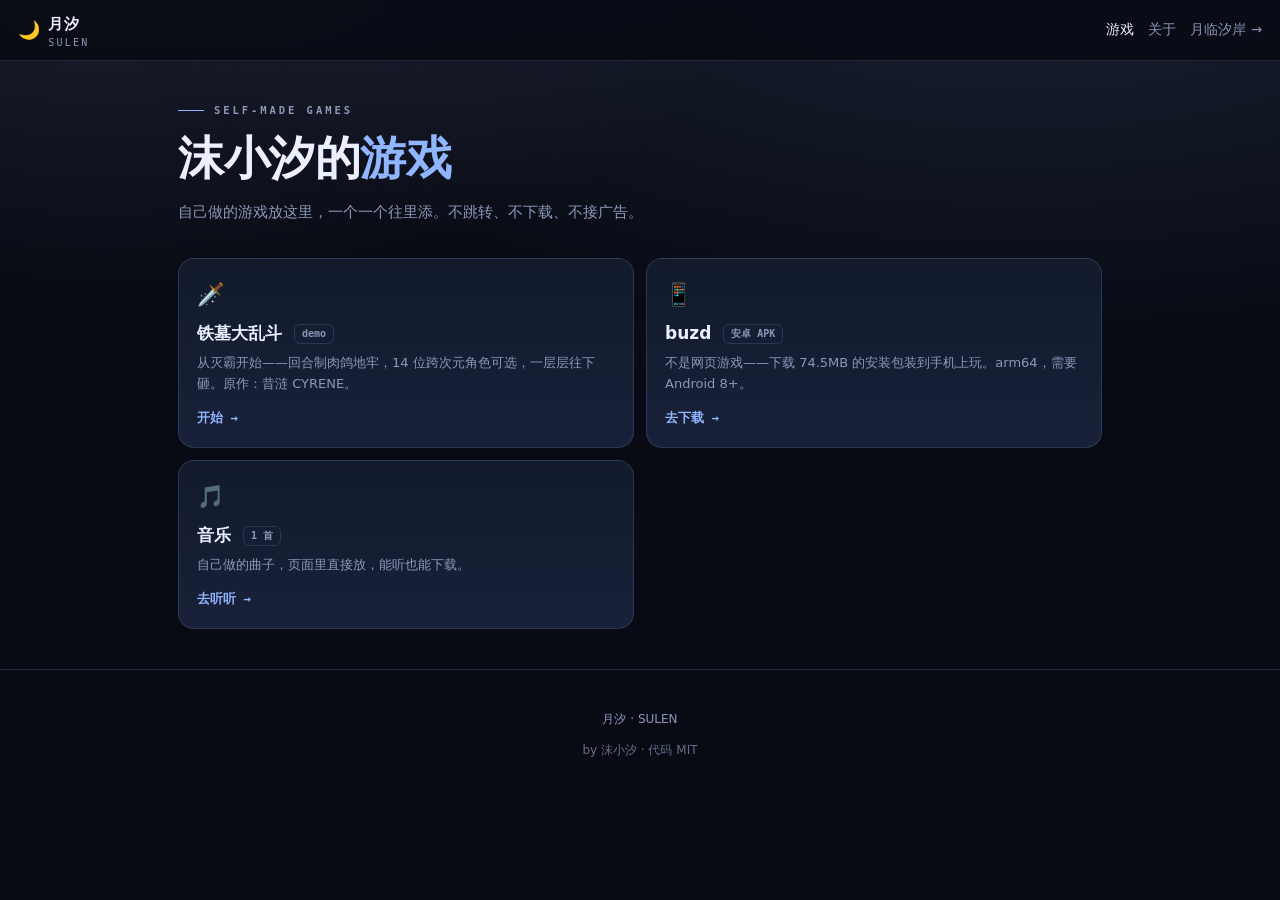
<file: index.html>
<!doctype html>
<html lang="zh-CN">
<head>
<meta charset="utf-8">
<meta name="viewport" content="width=device-width, initial-scale=1, viewport-fit=cover">
<meta name="theme-color" content="#080b14">
<title>月汐 · SULEN</title>
<meta name="description" content="月汐 SULEN —— 沫小汐自己做的小游戏。">
<link rel="manifest" href="manifest.json">
<link rel="icon" href="assets/icon.svg" type="image/svg+xml">
<link rel="apple-touch-icon" href="assets/icon.svg">
<link rel="stylesheet" href="assets/base.css">
</head>
<body>

<nav class="nav">
  <a class="brand" href="./"><span class="moon">🌙</span><span>月汐<small>SULEN</small></span></a>
  <div class="nav-links">
    <a href="./" class="on">游戏</a>
    <a href="about.html">关于</a>
    <a href="https://mxdfghsh.github.io/pocket-tools/">月临汐岸 →</a>
  </div>
</nav>

<main class="wrap">
  <header class="hero">
    <p class="eyebrow">SELF-MADE GAMES</p>
    <h1>沫小汐的<em>游戏</em></h1>
    <p class="lead">自己做的游戏放这里，一个一个往里添。不跳转、不下载、不接广告。</p>
  </header>

  <section class="games" id="games">
    <a class="card" href="games/cyrene/index.html">
      <span class="ico">🗡️</span>
      <h2>铁墓大乱斗 <span class="tag">demo</span></h2>
      <p>从灭霸开始——回合制肉鸽地牢，14 位跨次元角色可选，一层层往下砸。原作：昔涟 CYRENE。</p>
      <span class="go">开始 →</span>
    </a>
    <a class="card" href="download/index.html">
      <span class="ico">📱</span>
      <h2>buzd <span class="tag">安卓 APK</span></h2>
      <p>不是网页游戏——下载 74.5MB 的安装包装到手机上玩。arm64，需要 Android 8+。</p>
      <span class="go">去下载 →</span>
    </a>
      <a class="card" href="music/index.html">
      <span class="ico">🎵</span>
      <h2>音乐 <span class="tag">1 首</span></h2>
      <p>自己做的曲子，页面里直接放，能听也能下载。</p>
      <span class="go">去听听 →</span>
    </a>
</section>
</main>

<footer>
  <p>月汐 · SULEN</p>
  <p style="margin-top:6px;opacity:.7">by 沫小汐 · 代码 MIT</p>
</footer>

<script src="assets/pwa.js"></script>
</body>
</html>
</file>
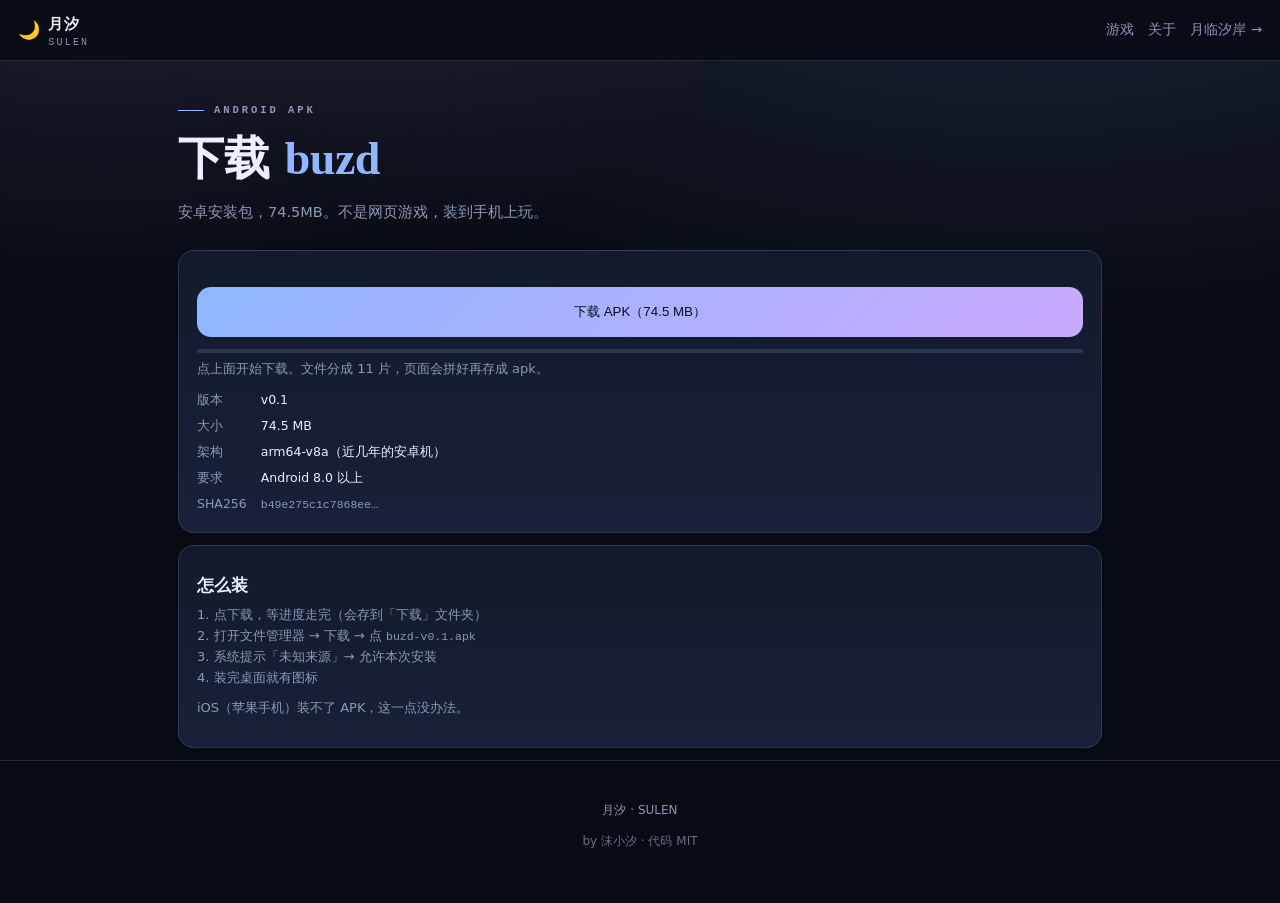
<file: download/index.html>
<!doctype html>
<html lang="zh-CN">
<head>
<meta charset="utf-8">
<meta name="viewport" content="width=device-width, initial-scale=1, viewport-fit=cover">
<meta name="theme-color" content="#080b14">
<title>下载 buzd · 月汐 SULEN</title>
<link rel="icon" href="../assets/icon.svg" type="image/svg+xml">
<link rel="stylesheet" href="../assets/base.css">
<style>
.dl{display:block;width:100%;margin:18px 0 10px;padding:16px;border-radius:14px;border:0;cursor:pointer;
  font:800 16px/1 inherit;color:#08101f;background:linear-gradient(135deg,var(--accent),var(--accent2))}
.dl[disabled]{opacity:.6}
.bar{height:4px;border-radius:99px;background:var(--line);overflow:hidden;margin:12px 0 6px}
.bar i{display:block;height:100%;width:0;background:linear-gradient(90deg,var(--accent),var(--accent2));transition:width .3s}
.small{font-size:12px;color:var(--muted);line-height:1.8}
.kv{display:grid;grid-template-columns:auto 1fr;gap:6px 14px;font-size:12.5px;margin-top:6px}
.kv b{color:var(--muted);font-weight:500}
code{font-family:var(--mono);font-size:11.5px;word-break:break-all;color:var(--muted)}
</style>
</head>
<body>
<nav class="nav">
  <a class="brand" href="../index.html"><span class="moon">🌙</span><span>月汐<small>SULEN</small></span></a>
  <div class="nav-links"><a href="../index.html">游戏</a><a href="../about.html">关于</a>
    <a href="https://mxdfghsh.github.io/pocket-tools/">月临汐岸 →</a></div>
</nav>

<main class="wrap">
  <header class="hero">
    <p class="eyebrow">ANDROID APK</p>
    <h1>下载 <em>buzd</em></h1>
    <p class="lead">安卓安装包，74.5MB。不是网页游戏，装到手机上玩。</p>
  </header>

  <div class="card" style="margin-bottom:12px">
    <button class="dl" id="dl" type="button">下载 APK（74.5 MB）</button>
    <div class="bar"><i id="bar"></i></div>
    <p class="small" id="st">点上面开始下载。文件分成 11 片，页面会拼好再存成 apk。</p>

    <div class="kv">
      <b>版本</b><span>v0.1</span>
      <b>大小</b><span>74.5 MB</span>
      <b>架构</b><span>arm64-v8a（近几年的安卓机）</span>
      <b>要求</b><span>Android 8.0 以上</span>
      <b>SHA256</b><span><code id="sha">b49e275c1c7868ee…</code></span>
    </div>
  </div>

  <div class="card" style="margin-bottom:12px">
    <h2>怎么装</h2>
    <p class="small">
      1. 点下载，等进度走完（会存到「下载」文件夹）<br>
      2. 打开文件管理器 → 下载 → 点 <code>buzd-v0.1.apk</code><br>
      3. 系统提示「未知来源」→ 允许本次安装<br>
      4. 装完桌面就有图标
    </p>
    <p class="small" style="margin-top:10px">iOS（苹果手机）装不了 APK，这一点没办法。</p>
  </div>
</main>

<footer><p>月汐 · SULEN</p><p style="margin-top:6px;opacity:.7">by 沫小汐 · 代码 MIT</p></footer>

<script>
(function () {
  var META = { parts: 10, size: 74521305, name: "buzd-v0.1.apk" };
  var btn = document.getElementById("dl");
  var bar = document.getElementById("bar");
  var st = document.getElementById("st");

  btn.addEventListener("click", async function () {
    btn.disabled = true;
    var chunks = [], got = 0;
    var t0 = Date.now();
    try {
      // 先读 meta（有就用真实数值）
      try {
        var m = await fetch("./meta.json", { cache: "no-store" }).then(function (r) { return r.json(); });
        META = { parts: m.parts, size: m.size, name: m.name };
      } catch (e) {}

      for (var i = 0; i < META.parts; i++) {
        st.textContent = "正在下载第 " + (i + 1) + " / " + META.parts + " 片…";
        var r = await fetch("./buzd.apk.p" + i, { cache: "no-store" });
        if (!r.ok) throw new Error("分片 " + i + " 下载失败（HTTP " + r.status + "）");
        var ab = await r.arrayBuffer();
        chunks.push(ab);
        got += ab.byteLength;
        var pct = Math.round((got / META.size) * 100);
        bar.style.width = pct + "%";
        st.textContent = "已下载 " + pct + "% · " + (got / 1048576).toFixed(1) + " / " + (META.size / 1048576).toFixed(1) + " MB";
      }

      st.textContent = "正在合成…";
      var blob = new Blob(chunks, { type: "application/vnd.android.package-archive" });
      chunks = null;
      var url = URL.createObjectURL(blob);
      var a = document.createElement("a");
      a.href = url; a.download = META.name;
      document.body.appendChild(a); a.click(); a.remove();
      setTimeout(function () { URL.revokeObjectURL(url); }, 60000);
      st.textContent = "下载完成（" + ((Date.now() - t0) / 1000).toFixed(0) + " 秒）。去「下载」文件夹里找 " + META.name;
      bar.style.width = "100%";
    } catch (e) {
      st.textContent = "失败：" + e.message + "。可以再点一次重试。";
      btn.disabled = false;
    }
  });
})();
</script>
</body>
</html>
</file>
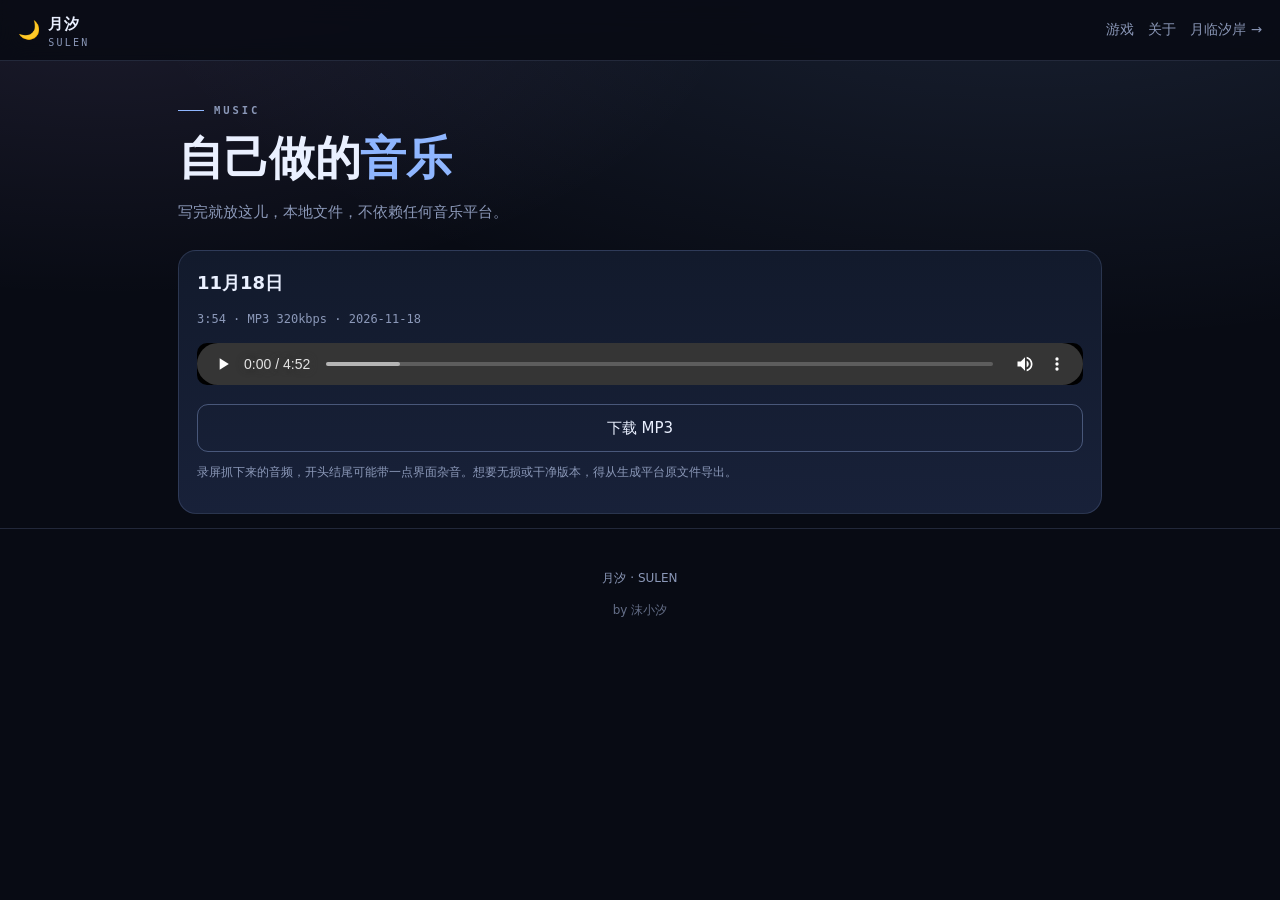
<file: music/index.html>
<!doctype html>
<html lang="zh-CN">
<head>
<meta charset="utf-8">
<meta name="viewport" content="width=device-width, initial-scale=1, viewport-fit=cover">
<meta name="theme-color" content="#080b14">
<title>音乐 · 月汐 SULEN</title>
<link rel="icon" href="../assets/icon.svg" type="image/svg+xml">
<link rel="stylesheet" href="../assets/base.css">
<style>
.player{background:linear-gradient(180deg,var(--surface),var(--surface2));border:1px solid var(--line);
  border-radius:18px;padding:18px;margin-bottom:14px}
.player h2{margin:0 0 4px;font-size:18px}
.player .meta{font:500 12px/1.6 var(--mono);color:var(--muted);margin-bottom:14px}
audio{width:100%;height:42px;border-radius:10px;background:#000}
.acts{display:flex;gap:8px;margin-top:12px;flex-wrap:wrap}
.acts a,.acts button{flex:1;min-width:120px;text-align:center;padding:11px;border-radius:11px;
  border:1px solid var(--line2);background:transparent;color:var(--ink);font:600 13px/1 inherit;cursor:pointer;text-decoration:none}
.acts a:hover,.acts button:hover{border-color:var(--accent);color:var(--accent)}
.note{font-size:12px;color:var(--muted);line-height:1.8;margin-top:10px}
</style>
</head>
<body>
<nav class="nav">
  <a class="brand" href="../index.html"><span class="moon">🌙</span><span>月汐<small>SULEN</small></span></a>
  <div class="nav-links"><a href="../index.html">游戏</a><a href="../about.html">关于</a>
    <a href="https://mxdfghsh.github.io/pocket-tools/">月临汐岸 →</a></div>
</nav>

<main class="wrap">
  <header class="hero">
    <p class="eyebrow">MUSIC</p>
    <h1>自己做的<em>音乐</em></h1>
    <p class="lead">写完就放这儿，本地文件，不依赖任何音乐平台。</p>
  </header>

  <section class="player">
    <h2>11月18日</h2>
    <p class="meta">3:54 · MP3 320kbps · 2026-11-18</p>
    <audio controls preload="metadata" src="11yue18.mp3"></audio>
    <div class="acts">
      <a href="11yue18.mp3" download="11月18日.mp3">下载 MP3</a>
    </div>
    <p class="note">录屏抓下来的音频，开头结尾可能带一点界面杂音。想要无损或干净版本，得从生成平台原文件导出。</p>
  </section>
</main>

<footer><p>月汐 · SULEN</p><p style="margin-top:6px;opacity:.7">by 沫小汐</p></footer>
<script src="../assets/pwa.js"></script>
</body>
</html>
</file>
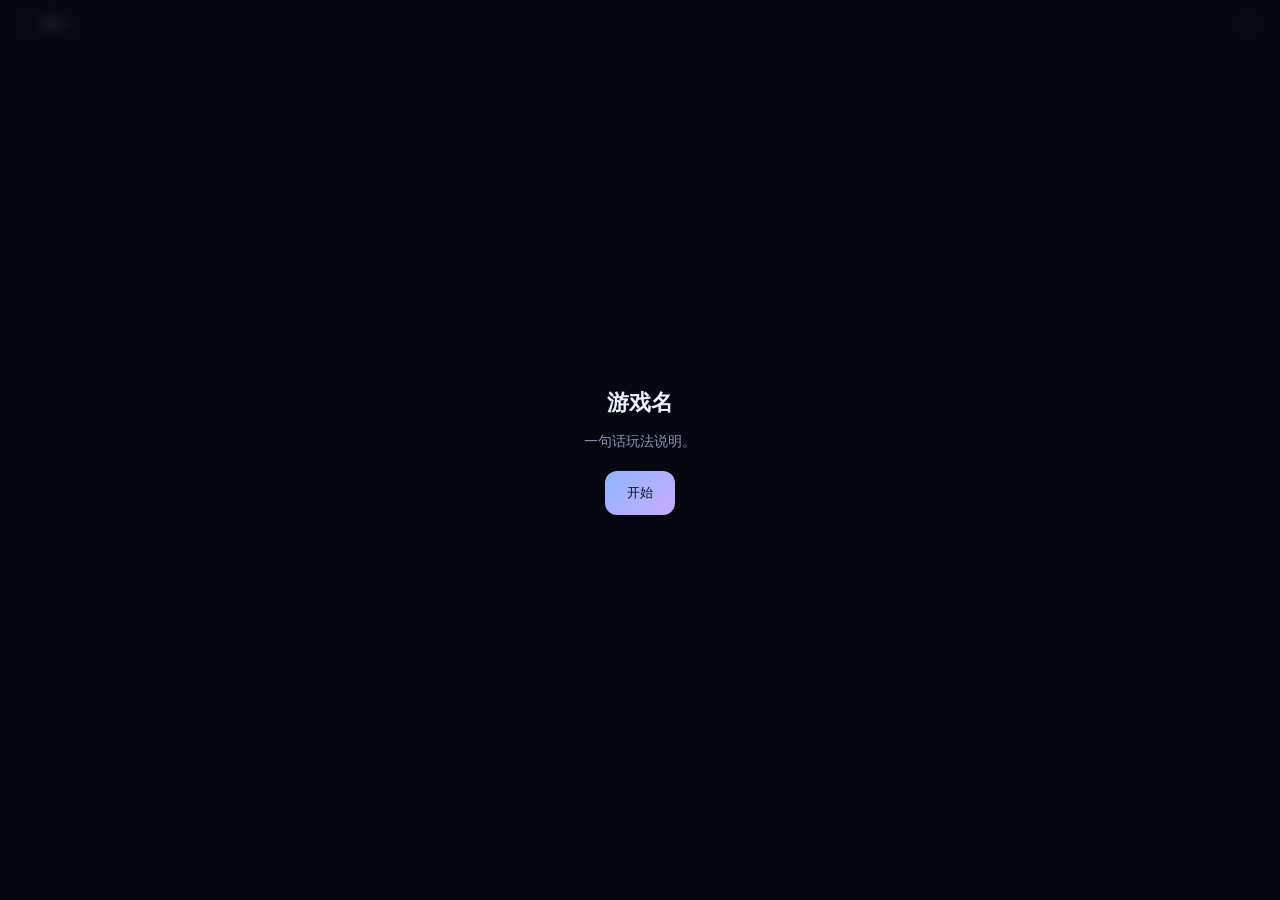
<file: games/_template/index.html>
<!doctype html>
<html lang="zh-CN">
<head>
<meta charset="utf-8">
<meta name="viewport" content="width=device-width, initial-scale=1, viewport-fit=cover, user-scalable=no">
<meta name="theme-color" content="#050810">
<title>游戏名 · 月汐 SULEN</title>
<link rel="icon" href="data:image/svg+xml,<svg xmlns='http://www.w3.org/2000/svg' viewBox='0 0 100 100'><text y='.9em' font-size='90'>🎮</text></svg>">
<link rel="stylesheet" href="../../assets/base.css">
</head>
<body class="gamepage">
<div class="hud">
  <a class="back" href="../../index.html">← 退出</a>
  <div class="score" id="hud">—</div>
</div>
<canvas id="cv"></canvas>

<div class="overlay" id="start">
  <div class="overlay-inner">
    <h2>游戏名</h2>
    <p>一句话玩法说明。</p>
    <button class="btn" id="go" type="button">开始</button>
  </div>
</div>

<script src="../../assets/engine.js"></script>
<script src="game.js"></script>
</body>
</html>
</file>
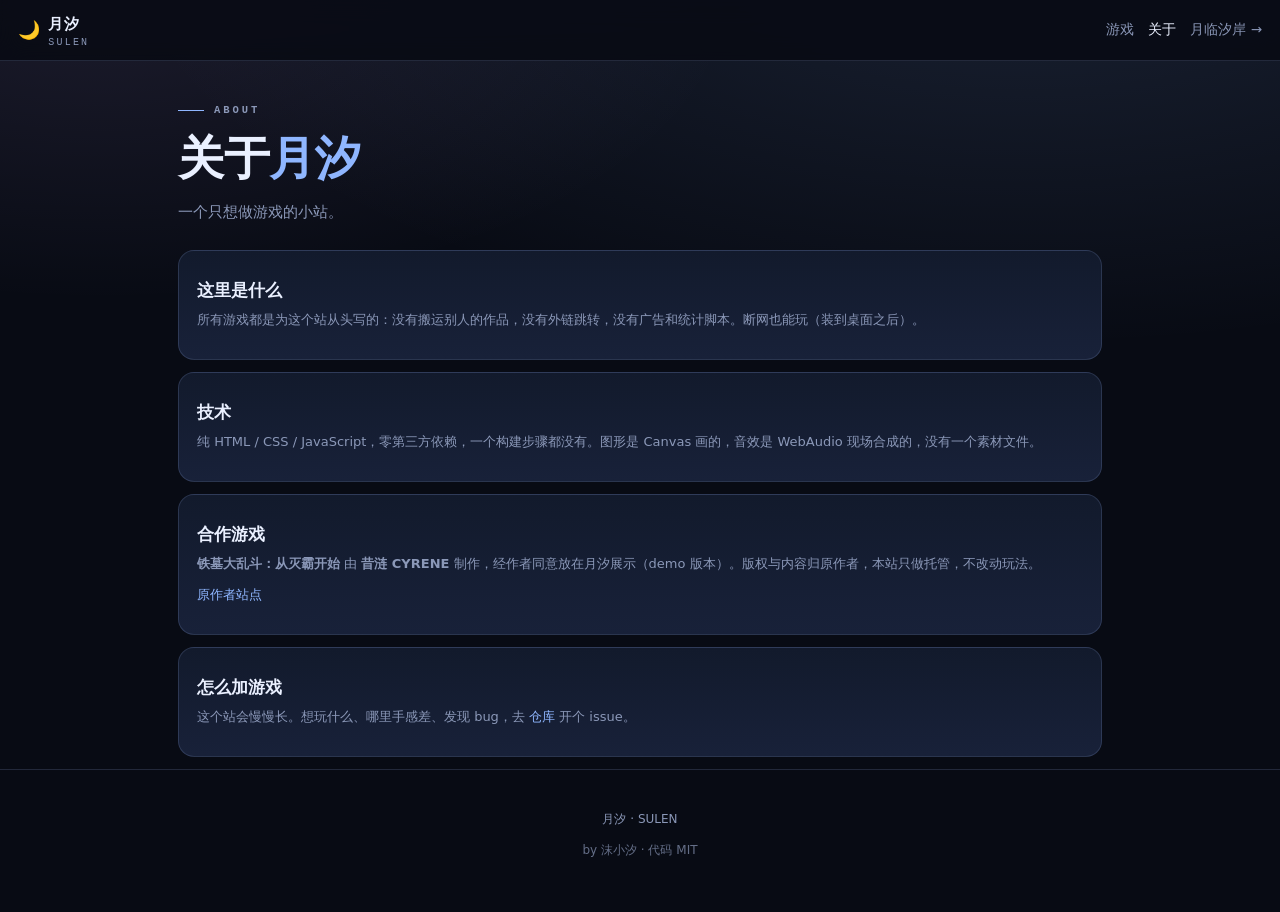
<file: about.html>
<!doctype html>
<html lang="zh-CN">
<head>
<meta charset="utf-8">
<meta name="viewport" content="width=device-width, initial-scale=1">
<meta name="theme-color" content="#080b14">
<title>关于 · 月汐 SULEN</title>
<link rel="icon" href="assets/icon.svg" type="image/svg+xml">
<link rel="stylesheet" href="assets/base.css">
</head>
<body>
<nav class="nav">
  <a class="brand" href="./"><span class="moon">🌙</span><span>月汐<small>SULEN</small></span></a>
  <div class="nav-links"><a href="./">游戏</a><a href="about.html" class="on">关于</a>
    <a href="https://mxdfghsh.github.io/pocket-tools/">月临汐岸 →</a>
  </div>
</nav>

<main class="wrap">
  <header class="hero">
    <p class="eyebrow">ABOUT</p>
    <h1>关于<em>月汐</em></h1>
    <p class="lead">一个只想做游戏的小站。</p>
  </header>

  <div class="card" style="margin-bottom:12px">
    <h2>这里是什么</h2>
    <p>所有游戏都是为这个站从头写的：没有搬运别人的作品，没有外链跳转，没有广告和统计脚本。断网也能玩（装到桌面之后）。</p>
  </div>

  <div class="card" style="margin-bottom:12px">
    <h2>技术</h2>
    <p>纯 HTML / CSS / JavaScript，零第三方依赖，一个构建步骤都没有。图形是 Canvas 画的，音效是 WebAudio 现场合成的，没有一个素材文件。</p>
  </div>

  <div class="card" style="margin-bottom:12px">
    <h2>合作游戏</h2>
    <p><b>铁墓大乱斗：从灭霸开始</b> 由 <b>昔涟 CYRENE</b> 制作，经作者同意放在月汐展示（demo 版本）。版权与内容归原作者，本站只做托管，不改动玩法。</p>
    <p style="margin-top:8px"><a href="https://slildisn.github.io/game.html">原作者站点</a></p>
  </div>

  <div class="card" style="margin-bottom:12px">
    <h2>怎么加游戏</h2>
    <p>这个站会慢慢长。想玩什么、哪里手感差、发现 bug，去 <a href="https://github.com/mxdfghsh/yuexisulen">仓库</a> 开个 issue。</p>
  </div>
</main>

<footer><p>月汐 · SULEN</p><p style="margin-top:6px;opacity:.7">by 沫小汐 · 代码 MIT</p></footer>
<script src="assets/pwa.js"></script>
</body>
</html>
</file>
<file: assets/base.css>
/* 月汐 SULEN · 共用样式 */
:root{
  --bg:#080b14; --bg2:#0d1322; --surface:#121a2c; --surface2:#182139;
  --ink:#eaf0ff; --muted:#8b98b8; --line:rgba(170,195,255,.16); --line2:rgba(170,195,255,.34);
  --accent:#8fb6ff; --accent2:#c9aaff; --ok:#66e0b8; --warn:#ffd166; --err:#ff8fa3;
  --mono:ui-monospace,SFMono-Regular,Menlo,Consolas,monospace;
  --serif:"Songti SC","STSong","Noto Serif CJK SC",serif;
  --nav-h:60px;
  color-scheme:dark;
}
*{box-sizing:border-box}
html,body{margin:0;padding:0}
body{
  background:
    radial-gradient(120% 80% at 80% -10%, rgba(143,182,255,.14), transparent 60%),
    radial-gradient(90% 60% at 8% 0%, rgba(201,170,255,.10), transparent 55%),
    var(--bg);
  color:var(--ink);
  font:15px/1.6 system-ui,-apple-system,"PingFang SC","Microsoft YaHei",sans-serif;
  min-height:100svh; -webkit-tap-highlight-color:transparent;
}
a{color:var(--accent);text-decoration:none}
.nav{position:sticky;top:0;z-index:30;display:flex;align-items:center;justify-content:space-between;
  gap:12px;padding:12px 18px;background:color-mix(in srgb,var(--bg) 88%,transparent);
  backdrop-filter:blur(12px);-webkit-backdrop-filter:blur(12px);border-bottom:1px solid var(--line)}
.brand{display:flex;align-items:center;gap:8px;color:var(--ink);font-weight:700;letter-spacing:.02em}
.brand .moon{font-size:18px}
.brand small{display:block;font:500 10px/1 var(--mono);color:var(--muted);letter-spacing:.22em;margin-top:2px}
.nav-links{display:flex;gap:14px;font-size:13.5px}
.nav-links a{color:var(--muted)}
.nav-links a:hover,.nav-links a.on{color:var(--ink)}
.wrap{max-width:960px;margin:0 auto;padding:0 18px}
.hero{padding:44px 0 26px}
.eyebrow{font:600 10.5px/1 var(--mono);letter-spacing:.28em;color:var(--muted);margin:0 0 14px;display:flex;align-items:center;gap:10px}
.eyebrow::before{content:"";width:26px;height:1px;background:var(--accent);display:block}
h1{margin:0 0 14px;font-size:clamp(28px,7vw,46px);line-height:1.22;letter-spacing:-.01em}
h1 em{font-style:normal;font-family:var(--serif);color:var(--accent)}
.lead{margin:0;color:var(--muted);max-width:34em;font-size:14.5px}
.games{display:grid;gap:12px;padding:8px 0 40px}
@media(min-width:680px){.games{grid-template-columns:1fr 1fr}}
.card{display:block;padding:18px;border-radius:16px;border:1px solid var(--line);
  background:linear-gradient(180deg,var(--surface),var(--surface2));color:var(--ink);
  transition:border-color .18s,transform .18s}
.card:hover{border-color:var(--line2);transform:translateY(-2px)}
.card .ico{font-size:22px}
.card h2{margin:8px 0 6px;font-size:17px}
.card p{margin:0 0 10px;color:var(--muted);font-size:13px;line-height:1.6}
.card .go{font:600 12.5px/1 var(--mono);color:var(--accent)}
.card.soon{opacity:.55;pointer-events:none}
.tag{display:inline-block;font:600 10px/1 var(--mono);padding:4px 7px;border-radius:6px;
  border:1px solid var(--line);color:var(--muted);margin-left:6px;vertical-align:2px}
.tag.new{border-color:var(--accent);color:var(--accent)}
footer{padding:28px 18px 40px;text-align:center;color:var(--muted);font-size:12px;border-top:1px solid var(--line)}

/* 游戏页通用 */
.gamepage{position:fixed;inset:0;overflow:hidden;background:#050810}
canvas{display:block;width:100%;height:100%;touch-action:none}
.hud{position:fixed;top:0;left:0;right:0;z-index:20;display:flex;align-items:center;justify-content:space-between;
  padding:10px 14px;font:600 12.5px/1 var(--mono);color:var(--ink);pointer-events:none}
.hud .back{pointer-events:auto;color:var(--ink);text-decoration:none;background:rgba(10,16,30,.6);
  border:1px solid var(--line);border-radius:999px;padding:7px 11px;backdrop-filter:blur(8px)}
.hud .score{background:rgba(10,16,30,.55);border:1px solid var(--line);border-radius:999px;padding:7px 12px}
.overlay{position:fixed;inset:0;z-index:25;display:grid;place-items:center;padding:24px;
  background:rgba(5,8,16,.82);backdrop-filter:blur(6px);text-align:center}
.overlay-inner{max-width:340px}
.overlay h2{margin:0 0 10px;font-size:22px}
.overlay p{margin:0 0 18px;color:var(--muted);font-size:13.5px;line-height:1.7}
.btn{display:inline-block;font:700 14px/1 inherit;color:#08101f;background:linear-gradient(135deg,var(--accent),var(--accent2));
  border:0;border-radius:12px;padding:13px 22px;cursor:pointer}
.btn.ghost{background:transparent;color:var(--ink);border:1px solid var(--line2)}

/* 空状态 */
.empty{grid-column:1/-1;padding:38px 22px;border:1px dashed var(--line2);border-radius:16px;text-align:center}
.empty .ico{font-size:26px;display:block;margin-bottom:10px}
.empty h2{margin:0 0 8px;font-size:17px}
.empty p{margin:0;color:var(--muted);font-size:13px;line-height:1.7}

/* 游戏卡：列表项 */
.card .meta{display:flex;gap:10px;align-items:center;font:500 11.5px/1 var(--mono);color:var(--muted);margin-top:10px}
.card .meta span{display:inline-flex;align-items:center;gap:4px}
</file>
